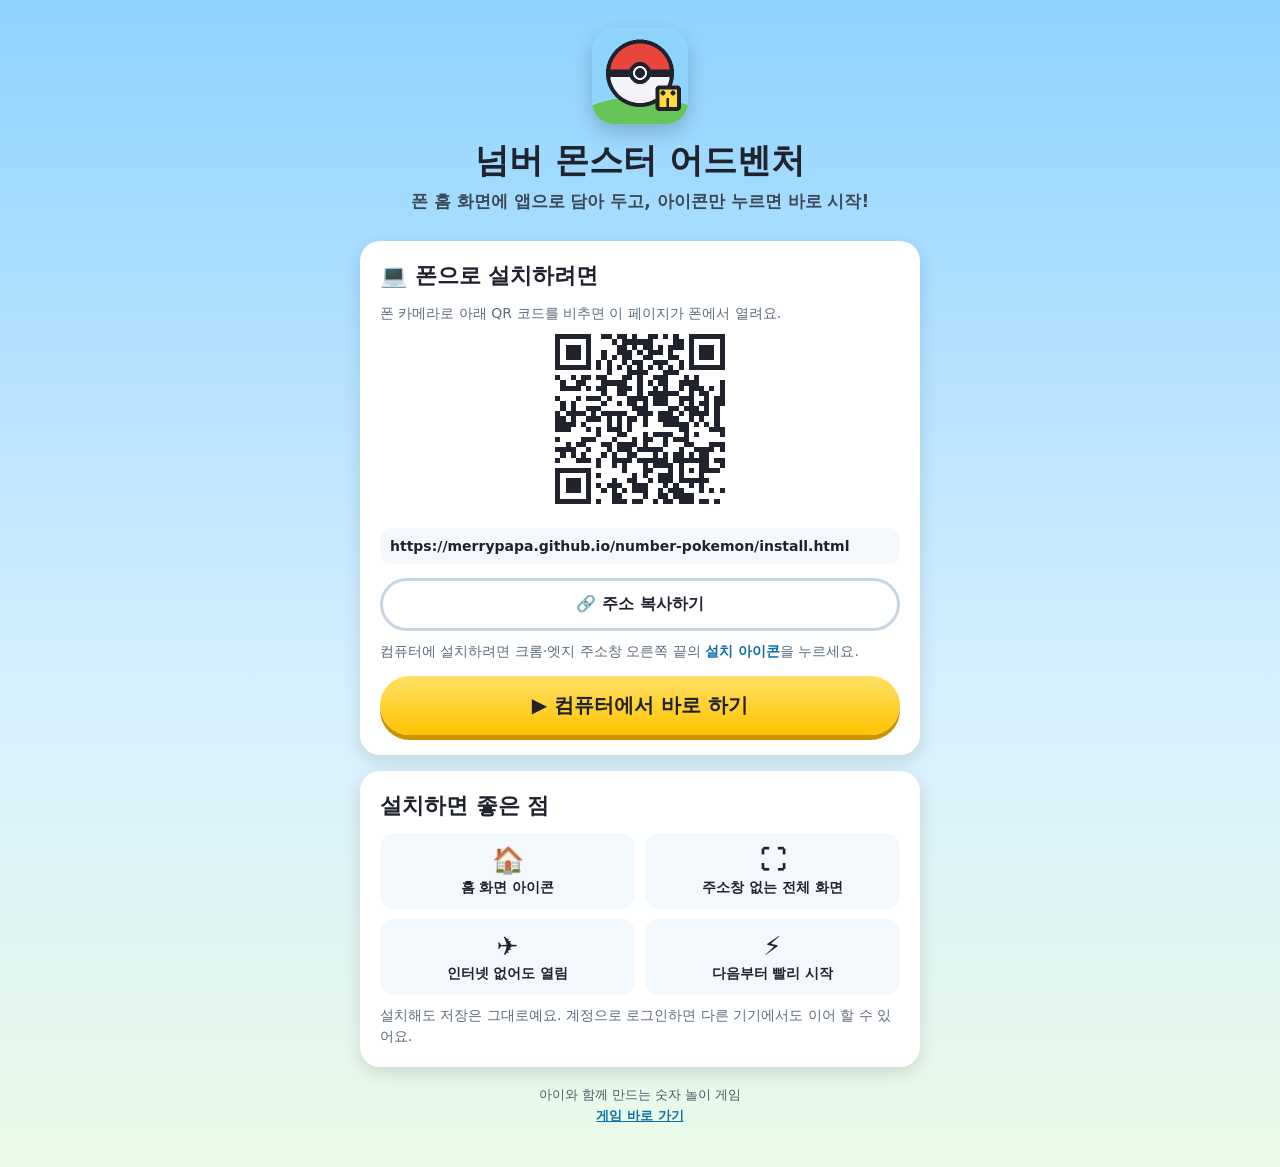
<file: install.html>
<!DOCTYPE html>
<html lang="ko">
<head>
<meta charset="utf-8" />
<meta name="viewport" content="width=device-width, initial-scale=1, viewport-fit=cover" />
<title>넘버 몬스터 어드벤처 · 앱으로 설치하기</title>
<meta name="description" content="폰 홈 화면에 넘버 몬스터 어드벤처를 설치하는 방법 — 내 폰에 맞는 방법만 보여 줍니다." />
<meta name="theme-color" content="#8fd3ff" />
<link rel="manifest" href="manifest.webmanifest" />
<link rel="apple-touch-icon" href="assets/icons/apple-touch-icon.png" />
<link rel="icon" href="assets/icons/icon-192.png" />
<meta property="og:title" content="넘버 몬스터 어드벤처" />
<meta property="og:description" content="폰에 설치하고 포켓몬과 숫자 모험을 떠나요!" />
<meta property="og:image" content="assets/icons/icon-512.png" />
<style>
  * { box-sizing: border-box; -webkit-tap-highlight-color: transparent; }
  body { margin: 0; padding: 0 16px 40px; font-family: -apple-system, BlinkMacSystemFont, "Apple SD Gothic Neo", "Noto Sans KR", system-ui, sans-serif;
         color: #20232e; background: linear-gradient(#8fd3ff, #d7f0ff 60%, #eafbe7); min-height: 100vh; }
  .wrap { max-width: 560px; margin: 0 auto; }
  header { text-align: center; padding: 28px 0 12px; }
  .icon { width: 96px; height: 96px; border-radius: 22px; box-shadow: 0 8px 20px rgba(0,0,0,.2); display: block; margin: 0 auto 14px; }
  h1 { margin: 0 0 6px; font-size: clamp(24px, 6vw, 34px); font-weight: 900; }
  .sub { margin: 0; font-size: clamp(14px, 3.6vw, 17px); font-weight: 700; color: #3a4a5a; }
  .card { background: #fff; border-radius: 20px; padding: 20px; margin: 16px 0; box-shadow: 0 6px 18px rgba(0,0,0,.12); }
  .card h2 { margin: 0 0 12px; font-size: clamp(18px, 4.6vw, 22px); font-weight: 900; display: flex; align-items: center; gap: 8px; }
  ol { margin: 0; padding-left: 0; list-style: none; counter-reset: step; }
  ol li { counter-increment: step; position: relative; padding: 12px 0 12px 46px; font-size: clamp(15px, 3.8vw, 17px); line-height: 1.5; border-top: 2px dashed #e6ecf2; }
  ol li:first-child { border-top: 0; }
  ol li::before { content: counter(step); position: absolute; left: 0; top: 10px; width: 32px; height: 32px; border-radius: 50%;
                  background: #ffd93d; color: #20232e; font-weight: 900; display: flex; align-items: center; justify-content: center; }
  b { color: #0f6fa8; }
  .share-ico { display: inline-flex; vertical-align: -5px; width: 22px; height: 22px; }
  .btn { display: block; width: 100%; padding: 16px; margin-top: 14px; border: 0; border-radius: 999px; font-size: clamp(17px, 4.4vw, 20px);
         font-weight: 900; cursor: pointer; background: linear-gradient(#ffe066, #ffc300); color: #20232e; box-shadow: 0 5px 0 #c99400;
         text-align: center; text-decoration: none; font-family: inherit; }
  .btn:active { transform: translateY(3px); box-shadow: 0 2px 0 #c99400; }
  .btn.blue { background: linear-gradient(#5ec8f0, #3fb8e8); color: #fff; box-shadow: 0 5px 0 #2280a5; }
  .btn.ghost { background: #fff; color: #20232e; border: 3px solid #c8d6e2; box-shadow: none; font-size: 16px; padding: 13px; }
  .warn { background: #fff4d6; border: 3px solid #ffd93d; }
  .note { font-size: 14px; color: #5b6b7b; line-height: 1.5; margin: 10px 0 0; }
  .why { display: grid; grid-template-columns: 1fr 1fr; gap: 10px; margin-top: 4px; }
  .why div { background: #f3f8fc; border-radius: 14px; padding: 12px; font-size: 14px; font-weight: 700; text-align: center; }
  .why span { display: block; font-size: 26px; margin-bottom: 4px; }
  .qr { text-align: center; }
  .qr svg { width: 190px; height: 190px; border-radius: 12px; }
  .addr { font-size: 14px; word-break: break-all; background: #f3f8fc; border-radius: 10px; padding: 10px; margin-top: 10px; font-weight: 700; }
  footer { text-align: center; font-size: 13px; color: #4a5a68; margin-top: 18px; line-height: 1.6; }
  .hidden { display: none; }
</style>
</head>
<body>
<div class="wrap">
  <header>
    <img class="icon" src="assets/icons/icon-192.png" alt="넘버 몬스터 어드벤처 아이콘" />
    <h1>넘버 몬스터 어드벤처</h1>
    <p class="sub">폰 홈 화면에 앱으로 담아 두고, 아이콘만 누르면 바로 시작!</p>
  </header>

  <!-- 이미 설치한 경우 -->
  <section id="done" class="card hidden">
    <h2>🎉 이미 설치돼 있어요!</h2>
    <p class="note">홈 화면의 넘버몬스터 아이콘을 누르면 언제든 열려요.</p>
    <a class="btn" href="./">▶ 지금 바로 놀기</a>
  </section>

  <!-- 카카오톡·인스타 등 앱 안 브라우저 -->
  <section id="inapp" class="card warn hidden">
    <h2>⚠️ 이 창에서는 설치가 안 돼요</h2>
    <p class="note" id="inapp-how"></p>
    <button class="btn blue" id="btn-open">🌐 브라우저로 열기</button>
    <button class="btn ghost" id="btn-copy">🔗 주소 복사하기</button>
  </section>

  <!-- 아이폰·아이패드 -->
  <section id="ios" class="card hidden">
    <h2>📱 아이폰·아이패드에 설치하기</h2>
    <ol>
      <li>화면 아래(아이패드는 위)의 <b>공유 버튼</b>
        <svg class="share-ico" viewBox="0 0 24 24" fill="none" stroke="#0f6fa8" stroke-width="2.2" stroke-linecap="round" stroke-linejoin="round" aria-hidden="true"><path d="M12 16V3"/><path d="M8 7l4-4 4 4"/><path d="M5 12v7a2 2 0 0 0 2 2h10a2 2 0 0 0 2-2v-7"/></svg>
        를 눌러요.</li>
      <li>목록을 조금 내려서 <b>“홈 화면에 추가”</b>를 눌러요.</li>
      <li>오른쪽 위 <b>추가</b>를 누르면 끝! 홈 화면에 아이콘이 생겨요.</li>
    </ol>
    <a class="btn ghost" href="./">설치 없이 그냥 하기</a>
  </section>

  <!-- 안드로이드 -->
  <section id="android" class="card hidden">
    <h2>📱 안드로이드에 설치하기</h2>
    <button class="btn" id="btn-install">⬇ 앱 설치하기</button>
    <p class="note" id="android-note">위 버튼을 누르면 설치 창이 떠요. 버튼이 안 눌리면 아래 방법으로 하세요.</p>
    <ol>
      <li>오른쪽 위 <b>⋮ 메뉴</b>를 눌러요.</li>
      <li><b>“앱 설치”</b> 또는 <b>“홈 화면에 추가”</b>를 눌러요.</li>
      <li><b>설치</b>를 누르면 끝!</li>
    </ol>
    <a class="btn ghost" href="./">설치 없이 그냥 하기</a>
  </section>

  <!-- 컴퓨터 -->
  <section id="desktop" class="card hidden">
    <h2>💻 폰으로 설치하려면</h2>
    <p class="note">폰 카메라로 아래 QR 코드를 비추면 이 페이지가 폰에서 열려요.</p>
    <div class="qr"><svg xmlns="http://www.w3.org/2000/svg" viewBox="-2 -2 37 37" shape-rendering="crispEdges" role="img" aria-label="설치 링크 QR 코드"><rect x="-2" y="-2" width="37" height="37" fill="#fff"/><path d="M0 0h7v1h-7zM9 0h2v1h-2zM12 0h2v1h-2zM15 0h1v1h-1zM18 0h2v1h-2zM21 0h1v1h-1zM23 0h1v1h-1zM26 0h7v1h-7zM0 1h1v1h-1zM6 1h1v1h-1zM11 1h1v1h-1zM13 1h6v1h-6zM23 1h2v1h-2zM26 1h1v1h-1zM32 1h1v1h-1zM0 2h1v1h-1zM2 2h3v1h-3zM6 2h1v1h-1zM12 2h2v1h-2zM15 2h1v1h-1zM17 2h2v1h-2zM20 2h1v1h-1zM22 2h3v1h-3zM26 2h1v1h-1zM28 2h3v1h-3zM32 2h1v1h-1zM0 3h1v1h-1zM2 3h3v1h-3zM6 3h1v1h-1zM9 3h1v1h-1zM12 3h3v1h-3zM16 3h1v1h-1zM18 3h3v1h-3zM22 3h1v1h-1zM26 3h1v1h-1zM28 3h3v1h-3zM32 3h1v1h-1zM0 4h1v1h-1zM2 4h3v1h-3zM6 4h1v1h-1zM9 4h1v1h-1zM11 4h1v1h-1zM13 4h2v1h-2zM17 4h2v1h-2zM22 4h2v1h-2zM26 4h1v1h-1zM28 4h3v1h-3zM32 4h1v1h-1zM0 5h1v1h-1zM6 5h1v1h-1zM8 5h1v1h-1zM10 5h1v1h-1zM13 5h1v1h-1zM15 5h2v1h-2zM19 5h3v1h-3zM24 5h1v1h-1zM26 5h1v1h-1zM32 5h1v1h-1zM0 6h7v1h-7zM8 6h1v1h-1zM10 6h1v1h-1zM12 6h1v1h-1zM14 6h1v1h-1zM16 6h1v1h-1zM18 6h1v1h-1zM20 6h1v1h-1zM22 6h1v1h-1zM24 6h1v1h-1zM26 6h7v1h-7zM10 7h1v1h-1zM14 7h4v1h-4zM21 7h3v1h-3zM0 8h1v1h-1zM3 8h1v1h-1zM5 8h2v1h-2zM8 8h2v1h-2zM13 8h2v1h-2zM16 8h1v1h-1zM19 8h3v1h-3zM25 8h1v1h-1zM27 8h1v1h-1zM1 9h1v1h-1zM4 9h2v1h-2zM9 9h5v1h-5zM16 9h1v1h-1zM18 9h1v1h-1zM20 9h2v1h-2zM24 9h4v1h-4zM32 9h1v1h-1zM1 10h4v1h-4zM6 10h1v1h-1zM8 10h2v1h-2zM12 10h3v1h-3zM16 10h1v1h-1zM19 10h1v1h-1zM21 10h1v1h-1zM24 10h1v1h-1zM26 10h3v1h-3zM30 10h1v1h-1zM32 10h1v1h-1zM9 11h1v1h-1zM12 11h2v1h-2zM16 11h1v1h-1zM18 11h6v1h-6zM26 11h1v1h-1zM28 11h2v1h-2zM32 11h1v1h-1zM0 12h1v1h-1zM4 12h1v1h-1zM6 12h3v1h-3zM10 12h1v1h-1zM14 12h4v1h-4zM19 12h3v1h-3zM24 12h3v1h-3zM29 12h1v1h-1zM31 12h2v1h-2zM1 13h1v1h-1zM3 13h1v1h-1zM9 13h1v1h-1zM12 13h1v1h-1zM14 13h2v1h-2zM17 13h1v1h-1zM19 13h3v1h-3zM24 13h1v1h-1zM26 13h1v1h-1zM28 13h2v1h-2zM31 13h2v1h-2zM1 14h1v1h-1zM3 14h1v1h-1zM6 14h3v1h-3zM15 14h3v1h-3zM22 14h2v1h-2zM25 14h3v1h-3zM29 14h1v1h-1zM31 14h1v1h-1zM0 15h1v1h-1zM2 15h4v1h-4zM7 15h1v1h-1zM9 15h5v1h-5zM16 15h3v1h-3zM20 15h3v1h-3zM24 15h1v1h-1zM26 15h4v1h-4zM31 15h1v1h-1zM0 16h2v1h-2zM3 16h1v1h-1zM6 16h3v1h-3zM10 16h1v1h-1zM12 16h1v1h-1zM14 16h2v1h-2zM17 16h1v1h-1zM20 16h4v1h-4zM26 16h1v1h-1zM28 16h1v1h-1zM31 16h1v1h-1zM0 17h4v1h-4zM5 17h1v1h-1zM10 17h1v1h-1zM12 17h1v1h-1zM14 17h1v1h-1zM17 17h1v1h-1zM21 17h5v1h-5zM27 17h1v1h-1zM29 17h1v1h-1zM31 17h1v1h-1zM0 18h3v1h-3zM6 18h1v1h-1zM8 18h1v1h-1zM10 18h3v1h-3zM14 18h1v1h-1zM24 18h2v1h-2zM30 18h3v1h-3zM8 19h1v1h-1zM12 19h2v1h-2zM17 19h1v1h-1zM19 19h4v1h-4zM25 19h1v1h-1zM27 19h1v1h-1zM32 19h1v1h-1zM0 20h1v1h-1zM5 20h3v1h-3zM11 20h1v1h-1zM15 20h1v1h-1zM17 20h2v1h-2zM21 20h1v1h-1zM23 20h3v1h-3zM2 21h1v1h-1zM4 21h2v1h-2zM9 21h2v1h-2zM12 21h4v1h-4zM17 21h1v1h-1zM21 21h1v1h-1zM25 21h2v1h-2zM30 21h3v1h-3zM0 22h4v1h-4zM6 22h1v1h-1zM10 22h1v1h-1zM12 22h3v1h-3zM16 22h5v1h-5zM24 22h1v1h-1zM27 22h4v1h-4zM32 22h1v1h-1zM1 23h1v1h-1zM3 23h1v1h-1zM5 23h1v1h-1zM9 23h1v1h-1zM11 23h1v1h-1zM14 23h2v1h-2zM19 23h1v1h-1zM21 23h1v1h-1zM23 23h2v1h-2zM26 23h1v1h-1zM28 23h2v1h-2zM0 24h1v1h-1zM4 24h3v1h-3zM8 24h1v1h-1zM11 24h4v1h-4zM16 24h6v1h-6zM23 24h7v1h-7zM31 24h2v1h-2zM8 25h1v1h-1zM11 25h1v1h-1zM13 25h1v1h-1zM17 25h1v1h-1zM19 25h4v1h-4zM24 25h1v1h-1zM28 25h2v1h-2zM32 25h1v1h-1zM0 26h7v1h-7zM13 26h1v1h-1zM17 26h2v1h-2zM22 26h1v1h-1zM24 26h1v1h-1zM26 26h1v1h-1zM28 26h4v1h-4zM0 27h1v1h-1zM6 27h1v1h-1zM8 27h1v1h-1zM15 27h1v1h-1zM17 27h1v1h-1zM20 27h3v1h-3zM24 27h1v1h-1zM28 27h1v1h-1zM0 28h1v1h-1zM2 28h3v1h-3zM6 28h1v1h-1zM11 28h1v1h-1zM14 28h2v1h-2zM18 28h1v1h-1zM20 28h3v1h-3zM24 28h6v1h-6zM0 29h1v1h-1zM2 29h3v1h-3zM6 29h1v1h-1zM8 29h1v1h-1zM10 29h3v1h-3zM15 29h3v1h-3zM21 29h1v1h-1zM23 29h1v1h-1zM26 29h1v1h-1zM28 29h1v1h-1zM0 30h1v1h-1zM2 30h3v1h-3zM6 30h1v1h-1zM9 30h1v1h-1zM11 30h1v1h-1zM13 30h1v1h-1zM15 30h3v1h-3zM20 30h1v1h-1zM22 30h3v1h-3zM28 30h1v1h-1zM30 30h1v1h-1zM32 30h1v1h-1zM0 31h1v1h-1zM6 31h1v1h-1zM11 31h2v1h-2zM17 31h1v1h-1zM20 31h2v1h-2zM23 31h4v1h-4zM0 32h7v1h-7zM8 32h1v1h-1zM11 32h3v1h-3zM15 32h2v1h-2zM19 32h1v1h-1zM21 32h2v1h-2zM24 32h3v1h-3zM28 32h2v1h-2zM31 32h1v1h-1z" fill="#20232e"/></svg></div>
    <div class="addr">https://merrypapa.github.io/number-pokemon/install.html</div>
    <button class="btn ghost" id="btn-copy2">🔗 주소 복사하기</button>
    <p class="note">컴퓨터에 설치하려면 크롬·엣지 주소창 오른쪽 끝의 <b>설치 아이콘</b>을 누르세요.</p>
    <a class="btn" href="./">▶ 컴퓨터에서 바로 하기</a>
  </section>

  <section class="card">
    <h2>설치하면 좋은 점</h2>
    <div class="why">
      <div><span>🏠</span>홈 화면 아이콘</div>
      <div><span>⛶</span>주소창 없는 전체 화면</div>
      <div><span>✈️</span>인터넷 없어도 열림</div>
      <div><span>⚡</span>다음부터 빨리 시작</div>
    </div>
    <p class="note">설치해도 저장은 그대로예요. 계정으로 로그인하면 다른 기기에서도 이어 할 수 있어요.</p>
  </section>

  <footer>
    아이와 함께 만드는 숫자 놀이 게임<br />
    <a href="./" style="color:#0f6fa8;font-weight:800">게임 바로 가기</a>
  </footer>
</div>

<script>
  var ua = navigator.userAgent;
  var isIOS = /iPad|iPhone|iPod/.test(ua) || (navigator.platform === 'MacIntel' && navigator.maxTouchPoints > 1);
  var isAndroid = /Android/i.test(ua);
  // 카카오톡·인스타 같은 "앱 안의 브라우저"에서는 홈 화면 추가가 없다
  var inApp = /KAKAOTALK|Instagram|FBAN|FBAV|FB_IAB|Line\/|NAVER\(inapp|DaumApps|everytimeApp|kakaostory|band/i.test(ua)
           || (isIOS && !/Safari/.test(ua) && !/CriOS|FxiOS|EdgiOS/.test(ua));
  var standalone = matchMedia('(display-mode: standalone)').matches || navigator.standalone === true;
  var show = function (id) { var e = document.getElementById(id); if (e) e.classList.remove('hidden'); };
  var URL_HERE = 'https://merrypapa.github.io/number-pokemon/install.html';

  if (standalone) show('done');
  else if (inApp) {
    show('inapp');
    document.getElementById('inapp-how').textContent = isIOS
      ? '지금은 카카오톡 같은 앱 안의 창이에요. 오른쪽 아래(또는 위) 메뉴에서 "Safari로 열기"를 누른 뒤에 설치해 주세요.'
      : '지금은 카카오톡 같은 앱 안의 창이에요. 아래 버튼을 누르거나, 오른쪽 위 메뉴에서 "다른 브라우저로 열기"를 눌러 주세요.';
    document.getElementById('btn-open').onclick = function () {
      if (isAndroid) location.href = 'intent://merrypapa.github.io/number-pokemon/install.html#Intent;scheme=https;package=com.android.chrome;end';
      else window.open(URL_HERE, '_blank');
    };
  }
  else if (isIOS) show('ios');
  else if (isAndroid) show('android');
  else show('desktop');

  // 안드로이드·데스크톱 크롬: 설치 창을 바로 띄운다
  var deferred = null;
  window.addEventListener('beforeinstallprompt', function (e) { e.preventDefault(); deferred = e; });
  window.addEventListener('appinstalled', function () { document.getElementById('android').classList.add('hidden'); show('done'); });
  var installBtn = document.getElementById('btn-install');
  if (installBtn) installBtn.onclick = function () {
    if (!deferred) { document.getElementById('android-note').textContent = '설치 창이 안 뜨면 오른쪽 위 ⋮ 메뉴 → "앱 설치"로 해 주세요. (크롬에서 열어야 해요)'; return; }
    deferred.prompt();
    deferred.userChoice.then(function () { deferred = null; });
  };

  var copy = function (btn) {
    if (!btn) return;
    btn.onclick = function () {
      var done = function () { btn.textContent = '✅ 주소를 복사했어요!'; setTimeout(function () { btn.textContent = '🔗 주소 복사하기'; }, 2500); };
      if (navigator.clipboard) navigator.clipboard.writeText(URL_HERE).then(done, function () { prompt('이 주소를 복사해 주세요', URL_HERE); });
      else prompt('이 주소를 복사해 주세요', URL_HERE);
    };
  };
  copy(document.getElementById('btn-copy')); copy(document.getElementById('btn-copy2'));

  // 서비스 워커: 설치할 수 있는 앱으로 인식되게 하고, 게임 파일도 미리 받아 둔다
  if ('serviceWorker' in navigator) navigator.serviceWorker.register('sw.js').catch(function () {});
</script>
</body>
</html>
</file>
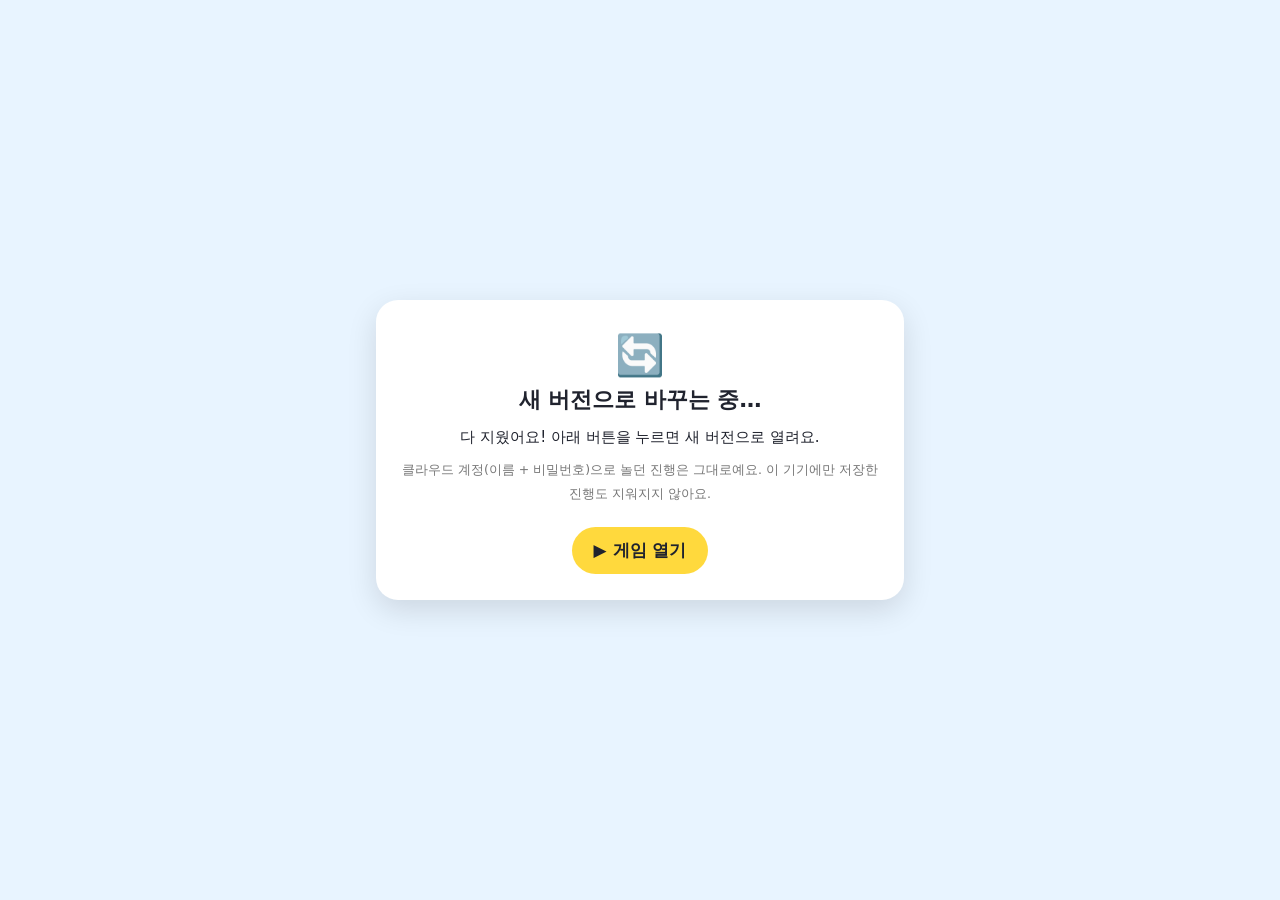
<file: reset.html>
<!doctype html>
<html lang="ko">
<head>
<meta charset="utf-8">
<meta name="viewport" content="width=device-width, initial-scale=1">
<title>넘버 몬스터 어드벤처 · 새 버전으로 바꾸기</title>
<style>
  body { margin: 0; font-family: system-ui, -apple-system, 'Apple SD Gothic Neo', 'Noto Sans KR', sans-serif; background: #e8f4ff; color: #20232e; display: flex; min-height: 100vh; align-items: center; justify-content: center; padding: 20px; box-sizing: border-box; }
  .card { background: #fff; border-radius: 22px; padding: 26px 24px; max-width: 480px; width: 100%; box-shadow: 0 10px 30px rgba(0,0,0,.12); text-align: center; }
  h1 { font-size: 22px; margin: 0 0 10px; }
  p { font-size: 15px; line-height: 1.6; margin: 8px 0; }
  .big { font-size: 40px; margin: 6px 0; }
  a.btn { display: inline-block; margin-top: 14px; padding: 12px 22px; border-radius: 999px; background: #ffd93d; color: #20232e; font-weight: 900; text-decoration: none; font-size: 17px; }
  small { color: #777; }
</style>
</head>
<body>
<div class="card">
  <div class="big">🔄</div>
  <h1>새 버전으로 바꾸는 중…</h1>
  <p id="msg">옛 파일을 지우고 있어요. 잠깐만 기다려 주세요.</p>
  <p><small>클라우드 계정(이름 + 비밀번호)으로 놀던 진행은 그대로예요. 이 기기에만 저장한 진행도 지워지지 않아요.</small></p>
  <a class="btn" id="go" href="./" hidden>▶ 게임 열기</a>
</div>
<script>
  // 옛 서비스 워커와 캐시를 모두 지운 뒤 게임을 새로 연다. (저장 데이터(localStorage·클라우드)는 건드리지 않는다)
  (async () => {
    const msg = document.getElementById('msg'), go = document.getElementById('go');
    try {
      if ('serviceWorker' in navigator) for (const r of await navigator.serviceWorker.getRegistrations()) await r.unregister();
      if (window.caches) for (const k of await caches.keys()) await caches.delete(k);
      msg.textContent = '다 지웠어요! 아래 버튼을 누르면 새 버전으로 열려요.';
    } catch (e) {
      msg.textContent = '지우다가 문제가 생겼어요: ' + (e && e.message ? e.message : e) + ' — 그래도 아래 버튼을 눌러 보세요.';
    }
    go.hidden = false;
    setTimeout(() => { location.replace('./?v=' + Date.now()); }, 1500);
  })();
</script>
</body>
</html>
</file>
